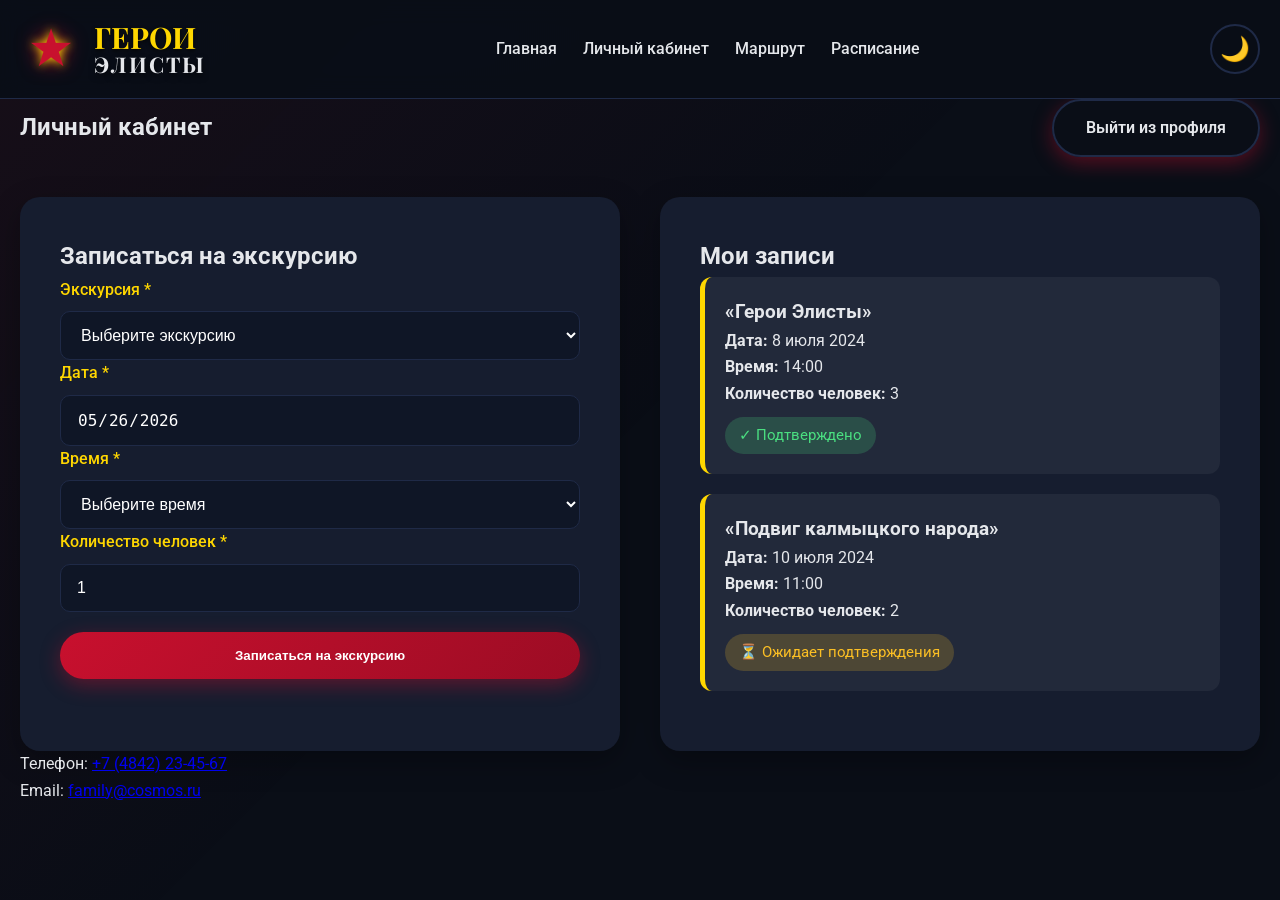
<file: account.html>
<!DOCTYPE html>
<html lang="ru">
<head>
    <meta charset="UTF-8">
    <meta name="viewport" content="width=device-width, initial-scale=1.0">
    <title>4 — Личный кабинет | Герои Элисты</title>
    <link rel="stylesheet" href="style.css">
    <link href="https://fonts.googleapis.com/css2?family=Roboto:wght@400;500;700&family=Playfair+Display:wght@700&display=swap&quot;" rel="stylesheet">
</head>
<body>
    <header class="header">
        <div class="container">
            <div class="header__inner">
                <div class="logo">
                    <div class="logo-icon">
                        <span class="star">★</span>
                    </div>
                    <div class="logo__text">
                        <span class="main-text">ГЕРОИ</span>
                        <span class="sub-text">ЭЛИСТЫ</span>
                    </div>
                </div>

                <nav class="nav">
                    <ul class="nav__list">
                        <li><a href="index.html">Главная</a></li>
                        <li><a href="account.html">Личный кабинет</a></li>
                        <li><a href="route.html">Маршрут</a></li>
                        <li><a href="excursion.html">Расписание</a></li>
                    </ul>
                </nav>

                <button id="theme-toggle" class="theme-toggle">🌙</button>
            </div>
        </div>
    </header>

    <main>
        <section class="section">
            <div class="container">
                <div class="cabinet-header">
                    <h1>Личный кабинет</h1>
                    <a href="index.html" class="btn secondary">Выйти из профиля</a>
                </div>

                <div class="cabinet-grid">
                    <div class="cabinet-form">
                        <h2>Записаться на экскурсию</h2>
                        <form id="booking-form" class="form">
                            <div class="form-group">
                                <label>Экскурсия *</label>
                                <select required>
                                    <option value="">Выберите экскурсию</option>
                                    <option>«Подвиг калмыцкого народа»</option>
                                    <option>«Герои Элисты»</option>
                                    <option>«Путь Победы»</option>
                                </select>
                            </div>

                            <div class="form-group">
                                <label>Дата *</label>
                                <input type="date" value="2026-05-26" readonly>
                            </div>

                            <div class="form-group">
                                <label>Время *</label>
                                <select required>
                                    <option value="">Выберите время</option>
                                    <option>09:00</option>
                                    <option>10:00</option>
                                    <option>11:00</option>
                                    <option>12:00</option>
                                    <option>13:00</option>
                                    <option>14:00</option>
                                    <option>15:00</option>
                                    <option>16:00</option>
                                    <option>17:00</option>
                                    <option>18:00</option>
                                    <option>19:00</option>
                                    <option>20:00</option>
                                </select>
                            </div>

                            <div class="form-group">
                                <label>Количество человек *</label>
                                <input type="number" min="1" max="10" value="1" required>
                            </div>

                            <button type="submit" class="btn" style="width: 100%; margin-top: 20px; padding: 16px;">
                                Записаться на экскурсию


</button>
                        </form>
                    </div>
                    <div class="my-bookings">
                        <h2>Мои записи</h2>
                        <div class="booking-card">
                            <h3>«Герои Элисты»</h3>
                            <p><strong>Дата:</strong> 8 июля 2024</p>
                            <p><strong>Время:</strong> 14:00</p>
                            <p><strong>Количество человек:</strong> 3</p>
                            <span class="status confirmed">✓ Подтверждено</span>
                        </div>

                        <div class="booking-card">
                            <h3>«Подвиг калмыцкого народа»</h3>
                            <p><strong>Дата:</strong> 10 июля 2024</p>
                            <p><strong>Время:</strong> 11:00</p>
                            <p><strong>Количество человек:</strong> 2</p>
                            <span class="status pending">⏳ Ожидает подтверждения</span>
                        </div>
                    </div>
                </div>
            </div>
        </section>
    </main>

    <footer class="footer">
        <div class="container">
            <p>Телефон: <a href="tel:+74842234567">+7 (4842) 23-45-67</a></p>
            <p>Email: <a href="mailto:family@cosmos.ru">family@cosmos.ru</a></p>
        </div>
    </footer>

    <script src="main.js"></script>
</body>
</html>
</file>
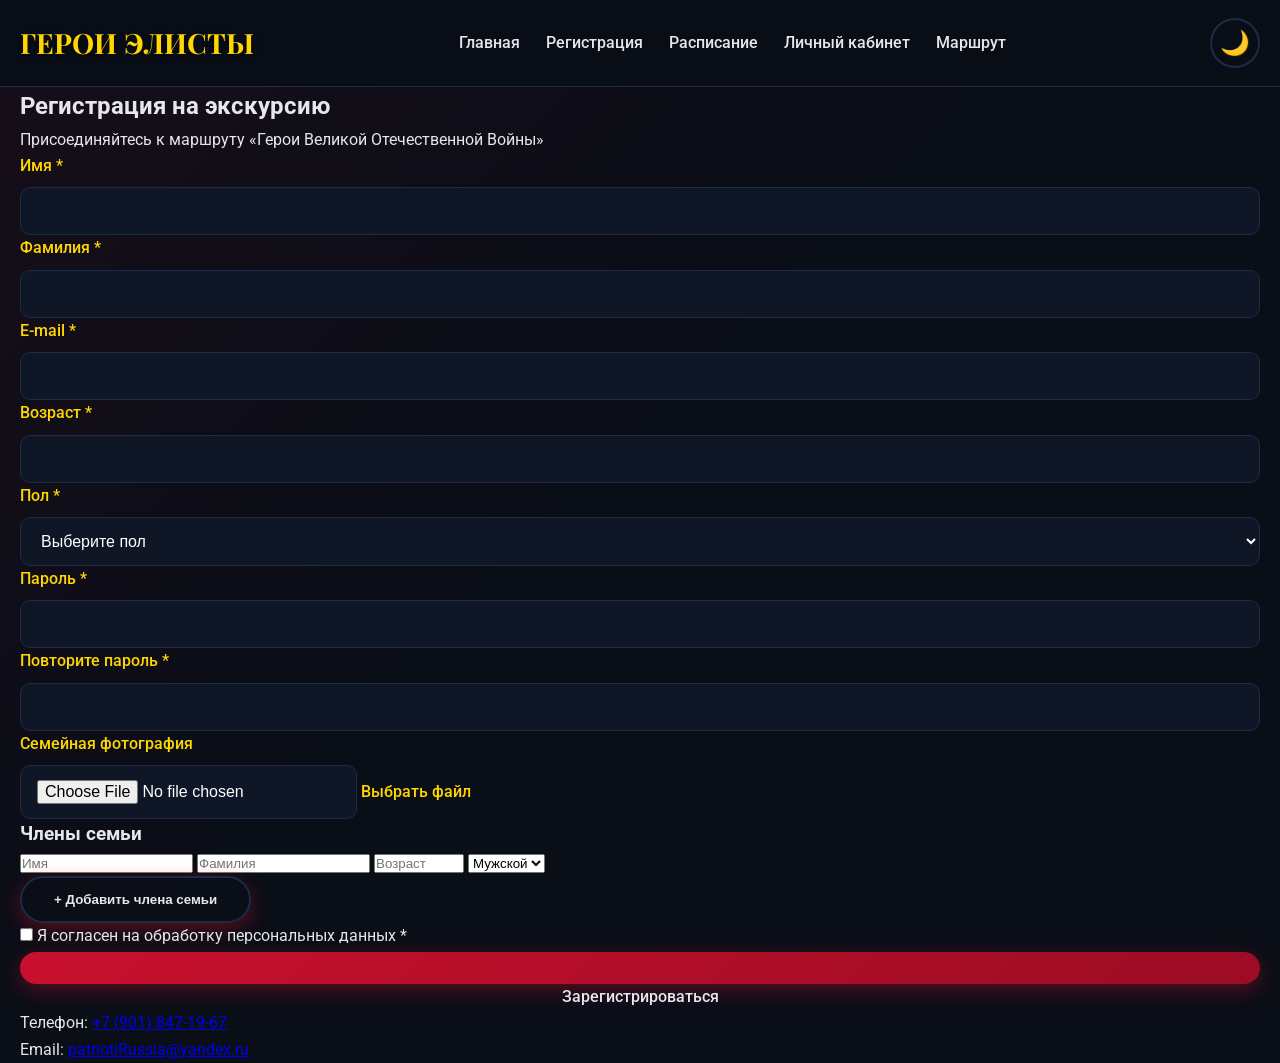
<file: registration.html>
<!DOCTYPE html>
<html lang="ru">
<head>
    <meta charset="UTF-8">
    <meta name="viewport" content="width=device-width, initial-scale=1.0">
    <title>2 — Регистрация | Герои Элисты</title>
    <link rel="stylesheet" href="style.css">
    <link href="https://fonts.googleapis.com/css2?family=Roboto:wght@400;500;700&family=Playfair+Display:wght@700&display=swap&quot;" rel="stylesheet">
</head>
<body>
    <header class="header">
        <div class="container">
            <div class="header__inner">
                <div class="logo">
                    <div class="logo__text">
                        <span>ГЕРОИ</span>
                        <span>ЭЛИСТЫ</span>
                    </div>
                </div>

                <nav class="nav">
                    <ul class="nav__list">
                        <li><a href="index.html">Главная</a></li>
                        <li><a href="registration.html">Регистрация</a></li>
                        <li><a href="excursion.html">Расписание</a></li>
                        <li><a href="account.html">Личный кабинет</a></li>
                        <li><a href="route.html">Маршрут</a></li>
                    </ul>
                </nav>

                <button id="theme-toggle" class="theme-toggle">🌙</button>
            </div>
        </div>
    </header>

    <main>
        <section class="registration-section">
            <div class="container">
                <div class="form-container">
                    <h1>Регистрация на экскурсию</h1>
                    <p class="form-subtitle">Присоединяйтесь к маршруту «Герои Великой Отечественной Войны»</p>

                    <form id="registration-form" class="form">
                        <div class="form-grid">
                            <div class="form-group">
                                <label>Имя *</label>
                                <input type="text" required>
                            </div>
                            <div class="form-group">
                                <label>Фамилия *</label>
                                <input type="text" required>
                            </div>

                            <div class="form-group">
                                <label>E-mail *</label>
                                <input type="email" required>
                            </div>
                            <div class="form-group">
                                <label>Возраст *</label>
                                <input type="number" min="6" max="100" required>
                            </div>

                            <div class="form-group">
                                <label>Пол *</label>
                                <select required>
                                    <option value="">Выберите пол</option>
                                    <option value="male">Мужской</option>
                                    <option value="female">Женский</option>
                                </select>
                            </div>
                        </div>
                        <div class="form-group">
                            <label>Пароль *</label>
                            <input type="password" required>
                        </div>
                        <div class="form-group">
                            <label>Повторите пароль *</label>
                            <input type="password" required>
                        </div>
                        <div class="form-group">
                            <label>Семейная фотография</label>
                            <div class="file-upload">
                                <input type="file" id="family-photo" accept="image/*">
                                <label for="family-photo" class="upload-label">Выбрать файл</label>
                            </div>
                        </div>
                        <div class="family-members">
                            <h3>Члены семьи</h3>
                            <div class="family-group">
                                <input type="text" placeholder="Имя">
                                <input type="text" placeholder="Фамилия">
                                <input type="number" placeholder="Возраст" style="width: 90px;">
                                <select>
                                    <option>Мужской</option>
                                    <option>Женский</option>
                                </select>
                            </div>
                            <button type="button" class="btn secondary" onclick="addFamilyMember()">+ Добавить члена семьи</button>
                        </div>

                        <div class="agreement">
                            <input type="checkbox" id="agree" required>
                            <label for="agree">Я согласен на обработку персональных данных *</label>
                        </div>

                        <button type="submit" class="btn" style="width: 100%; padding: 16px; font-size: 1.1rem;">
                            <nav class="nav">
                        </button>
                        <ul class="nav__list">
                                <li><a href="account.html">Зарегистрироваться</a></li>
                            </ul>
                    </form>
                </div>
            </div>
        </section>
    </main>

    <footer class="footer">
        <div class="container">
            <p>Телефон: <a href="tel:+79018471967">+7 (901) 847-19-67</a></p>
            <p>Email: <a href="mailto:patriotiRussia@yandex.ru">patriotiRussia@yandex.ru</a></p>
        </div>
    </footer>

    <script src="main.js"></script>
</body>
</html>
</file>
<file: style.css>
:root {
    /* Основные цвета — тёмная тема */
    --primary: #c8102e;           /* Красный */
    --primary-dark: #9c0c24;
    --accent: #ffd700;            /* Золотой */
    --bg: #0a0e17;
    --surface: #111827;
    --card-bg: #161d2f;
    --border: #1f2a47;
    --text: #e5e7eb;
    --text-muted: #9ca3af;
    --success: #22c55e;
}

* {
    margin: 0;
    padding: 0;
    box-sizing: border-box;
}

body {
    font-family: 'Roboto', system-ui, sans-serif;
    background-color: var(--bg);
    color: var(--text);
    line-height: 1.65;
    overflow-x: hidden;
}

/* Фоновый градиент для атмосферы */
body::before {
    content: '';
    position: fixed;
    inset: 0;
    background: linear-gradient(135deg, rgba(200, 16, 46, 0.07) 0%, transparent 50%);
    z-index: -1;
    pointer-events: none;
}

.container {
    max-width: 1280px;
    margin: 0 auto;
    padding: 0 20px;
}

/* ====================== ШАПКА ====================== */
.header {
    background: rgba(10, 14, 23, 0.96);
    backdrop-filter: blur(12px);
    border-bottom: 1px solid var(--border);
    position: sticky;
    top: 0;
    z-index: 1000;
}

.header__inner {
    display: flex;
    align-items: center;
    justify-content: space-between;
    padding: 18px 0;
    flex-wrap: wrap;
    gap: 15px;
}

/* ====================== CSS ЛОГОТИП ====================== */
.logo {
    display: flex;
    align-items: center;
    gap: 12px;
    text-decoration: none;
    color: white;
}

.logo-icon {
    position: relative;
    width: 62px;
    height: 62px;
    display: flex;
    align-items: center;
    justify-content: center;
}

.logo-icon .star {
    font-size: 52px;
    color: #c8102e;
    text-shadow:
        0 0 10px #ffd700,
        0 0 20px #c8102e;
    animation: star-glow 3s infinite alternate;
}

.logo__text {
    font-family: 'Playfair Display', serif;
    line-height: 1.1;
}

.main-text {
    font-size: 1.85rem;
    font-weight: 700;
    color: #ffd700;
    text-shadow: 0 2px 4px rgba(0,0,0,0.7);
    display: block;
}

.sub-text {
    font-size: 1.35rem;
    font-weight: 700;
    color: #e5e7eb;
    letter-spacing: 2px;
    display: block;
}

/* Анимация свечения звезды */
@keyframes star-glow {
    from { text-shadow: 0 0 8px #ffd700, 0 0 15px #c8102e; }
    to   { text-shadow: 0 0 15px #ffd700, 0 0 25px #c8102e; }
}

/* Светлая тема */
.light-theme .main-text { color: #9c0c24; }
.light-theme .sub-text { color: #1f2937; }

.logo__img {
    height: 58px;
    filter: drop-shadow(0 4px 10px rgba(200, 16, 46, 0.6));
}

.logo__text {
    font-family: 'Playfair Display', serif;
    font-size: 1.75rem;
    font-weight: 700;
    line-height: 1.1;
    color: var(--accent);
    text-shadow: 0 3px 6px rgba(0,0,0,0.7);
}

/* Навигация */
.nav__list {
    display: flex;
    list-style: none;
    gap: 26px;
    flex-wrap: wrap;
    justify-content: center;
}

.nav__list a {
    color: var(--text);
    text-decoration: none;
    font-weight: 500;
    transition: all 0.3s ease;
    position: relative;
}

.nav__list a:hover {
    color: var(--accent);
}

.nav__list a::after {
    content: '';
    position: absolute;
    bottom: -6px;
    left: 0;
    width: 0;
    height: 2px;
    background: var(--primary);
    transition: width 0.3s ease;
}

.nav__list a:hover::after { width: 100%; }

/* Переключатель темы */
.theme-toggle {
    background: transparent;
    border: 2px solid var(--border);
    color: var(--accent);
    width: 50px;
    height: 50px;
    border-radius: 50%;
    font-size: 1.5rem;
    cursor: pointer;
    transition: all 0.4s ease;
}

.theme-toggle:hover {
    background: var(--primary);
    color: white;
    transform: rotate(25deg);
}

/* ====================== КАРТОЧКИ ====================== */
.card {
    background: var(--card-bg);
    border-radius: 16px;
    overflow: hidden;
    border: 1px solid var(--border);
    transition: all 0.4s ease;
    box-shadow: 0 10px 30px rgba(0, 0, 0, 0.35);
}

.card:hover {
    transform: translateY(-10px);
    box-shadow: 0 20px 45px rgba(200, 16, 46, 0.3);
    border-color: var(--primary);
}

.card img {
    width: 100%;
    height: 220px;
    object-fit: cover;
}

.card__content {
    padding: 22px;
}

/* ====================== КНОПКИ ====================== */
.btn {
    display: inline-block;
    background: linear-gradient(135deg, var(--primary), var(--primary-dark));
    color: white;
    padding: 14px 32px;
    border-radius: 50px;
    text-decoration: none;
    font-weight: 600;
    text-align: center;
    transition: all 0.3s ease;
    border: none;
    cursor: pointer;
    box-shadow: 0 6px 20px rgba(200, 16, 46, 0.4);
}

.btn:hover {
    transform: translateY(-4px);
    box-shadow: 0 12px 30px rgba(200, 16, 46, 0.55);
}

.btn.secondary {
    background: transparent;
    border: 2px solid var(--border);
    color: var(--text);
}

/* ====================== ФОРМЫ ====================== */
.form-group {
    display: flex;
    flex-direction: column;
    gap: 8px;
}

.form-group label {
    font-weight: 500;
    color: var(--accent);
}

.form-group input,
.form-group select,
.form-group textarea {
    padding: 14px 16px;


background: #0f1626;
    border: 1px solid var(--border);
    border-radius: 10px;
    color: white;
    font-size: 1rem;
    transition: all 0.3s;
}

.form-group input:focus,
.form-group select:focus {
    outline: none;
    border-color: var(--primary);
    box-shadow: 0 0 0 3px rgba(200, 16, 46, 0.25);
}

/* ====================== ТАБЛИЦЫ ====================== */
table {
    width: 100%;
    border-collapse: collapse;
    background: var(--card-bg);
    border-radius: 12px;
    overflow: hidden;
    border: 1px solid var(--border);
}

th, td {
    padding: 14px 12px;
    text-align: center;
    border-bottom: 1px solid var(--border);
}

th {
    background: rgba(200, 16, 46, 0.15);
    color: var(--accent);
    font-weight: 600;
}

tr:hover {
    background: rgba(200, 16, 46, 0.1);
}

/* ====================== АДАПТИВ ====================== */
max-width: 1024px {
    .nav__list { gap: 18px; }
}

max-width: 796px {
    .header__inner {
        flex-direction: column;
        text-align: center;
    }

    .nav__list {
        gap: 14px;
        justify-content: center;
    }

    .card img { height: 180px; }
}

max-width: 600px {
    .container { padding: 0 15px; }
    .logo__text { font-size: 1.45rem; }
}
/* ====================== СВЕТЛАЯ ТЕМА ====================== */
.light-theme {
    --primary: #9c0c24;
    --accent: #9c0c24;
    --bg: #f8f9fa;
    --surface: #ffffff;
    --card-bg: #ffffff;
    --border: #e5e7eb;
    --text: #1f2937;
    --text-muted: #4b5563;
}

.light-theme .header {
    background: rgba(255, 255, 255, 0.97);
    border-bottom: 1px solid #ddd;
}

.light-theme .nav__list a {
    color: #1f2937;
}

.light-theme .card {
    box-shadow: 0 8px 25px rgba(0, 0, 0, 0.08);
}

.light-theme .btn {
    box-shadow: 0 6px 20px rgba(156, 12, 36, 0.3);
}
/* ====================== ВИДЕО ====================== */
.video-wrapper {
    position: relative;
    max-width: 900px;
    margin: 30px auto;
    border-radius: 16px;
    overflow: hidden;
    box-shadow: 0 15px 40px rgba(0, 0, 0, 0.4);
}

.video-wrapper video {
    width: 100%;
    height: auto;
    display: block;
    background: #000;
}

.play-overlay {
    position: absolute;
    top: 50%;
    left: 50%;
    transform: translate(-50%, -50%);
    width: 80px;
    height: 80px;
    background: rgba(200, 16, 46, 0.85);
    border: none;
    border-radius: 50%;
    color: white;
    font-size: 2.2rem;
    cursor: pointer;
    display: flex;
    align-items: center;
    justify-content: center;
    transition: all 0.3s ease;
    z-index: 10;
}

.play-overlay:hover {
    background: rgba(200, 16, 46, 1);
    transform: translate(-50%, -50%) scale(1.1);
}

.play-overlay .play-icon {
    margin-left: 4px;
}
/* ====================== ГОРИЗОНТАЛЬНЫЕ КАРТОЧКИ ====================== */
.horizontal-card {
    display: flex;
    gap: 20px;
    align-items: center;
    padding: 15px;
}

.horizontal-card img {
    width: 180px;
    height: 140px;
    object-fit: cover;
    border-radius: 12px;
    flex-shrink: 0;
}

.horizontal-card .card__content {
    flex: 1;
    padding: 10px 0;
}

.horizontal-card h3 {
    margin-bottom: 10px;
    color: var(--accent);
    font-size: 1.35rem;
}

/* Адаптив */
max-width: 796px {
    .horizontal-card {
        flex-direction: column;
        text-align: center;
    }
    .horizontal-card img {
        width: 100%;
        height: 200px;
    }
}
.cabinet-header {
    display: flex;
    justify-content: space-between;
    align-items: center;
    margin-bottom: 40px;
}

.cabinet-grid {
    display: grid;
    grid-template-columns: 1fr 1fr;
    gap: 40px;
}

.cabinet-form {
    background: var(--card-bg);
    padding: 40px;
    border-radius: 20px;
    box-shadow: 0 10px 30px rgba(0,0,0,0.3);
}

.my-bookings {
    background: var(--card-bg);
    padding: 40px;
    border-radius: 20px;
    box-shadow: 0 10px 30px rgba(0,0,0,0.3);
}

.booking-card {
    background: rgba(255,255,255,0.05);
    padding: 20px;
    border-radius: 12px;
    margin-bottom: 20px;
    border-left: 5px solid var(--accent);
}

.status {
    display: inline-block;
    padding: 6px 14px;
    border-radius: 20px;
    font-size: 0.95rem;
    margin-top: 10px;
}

.confirmed {
    background: rgba(74, 222, 128, 0.2);
    color: #4ade80;
}

.pending {
    background: rgba(251, 191, 36, 0.2);
    color: #fbbf24;
}

max-width: 996px {
    .cabinet-grid {
        grid-template-columns: 1fr;
    }
}
/* ====================== СЕКЦИЯ О НАС ====================== */
.about-grid {
    display: grid;
    grid-template-columns: 1fr 1.4fr;
    gap: 50px;
    align-items: center;
}

.about-image img {
    width: 100%;
    height: auto;
    border-radius: 16px;
    box-shadow: 0 15px 35px rgba(0, 0, 0, 0.35);
}

.about-text {
    line-height: 1.75;
}

.about-text p {
    margin-bottom: 18px;
    font-size: 1.08rem;
}

/* Адаптив */
max-width: 996px {
    .about-grid {
        grid-template-columns: 1fr;
        gap: 30px;
        text-align: center;
    }

    .about-image img {
        max-width: 420px;
        margin: 0 auto;
    }
}

/* ====================== СЛАЙДЕР ОТЗЫВОВ ====================== */
.reviews-slider {
    position: relative;
    max-width: 900px;
    margin: 40px auto;
    min-height: 380px;
}

.review-slide {
    display: none;
    opacity: 0;
    transition: opacity 0.6s ease;
}

.review-slide.active {
    display: block;
    opacity: 1;
}

.review-content {
    display: flex;
    gap: 35px;
    align-items: center;
    background: var(--card-bg);
    padding: 35px;
    border-radius: 20px;
    box-shadow: 0 10px 35px rgba(0,0,0,0.3);
}

.review-photo {
    width: 140px;
    height: 140px;
    border-radius: 50%;
    object-fit: cover;
    border: 4px solid var(--accent);
    flex-shrink: 0;
}

.review-text p {
    font-size: 1.1rem;
    line-height: 1.65;
    margin-bottom: 20px;
    font-style: italic;
}

.review-text strong {
    display: block;
    color: var(--accent);
    margin-bottom: 5px;
}

.slider-controls {
    display: flex;
    align-items: center;
    justify-content: center;
    gap: 25px;
    margin-top: 30px;
}

.slider-btn {
    background: transparent;
    border: 2px solid var(--accent);
    color: var(--accent);
    width: 50px;
    height: 50px;
    border-radius: 50%;
    font-size: 1.5rem;
    cursor: pointer;
    transition: all 0.3s;
}

.slider-btn:hover {
    background: var(--accent);
    color: white;
}

.slider-dots {
    display: flex;
    gap: 12px;
}

.dot {
    width: 14px;
    height: 14px;
    background: var(--border);
    border-radius: 50%;
    cursor: pointer;
    transition: all 0.3s;
}

.dot.active {
    background: var(--accent);
    transform: scale(1.3);
}
</file>
